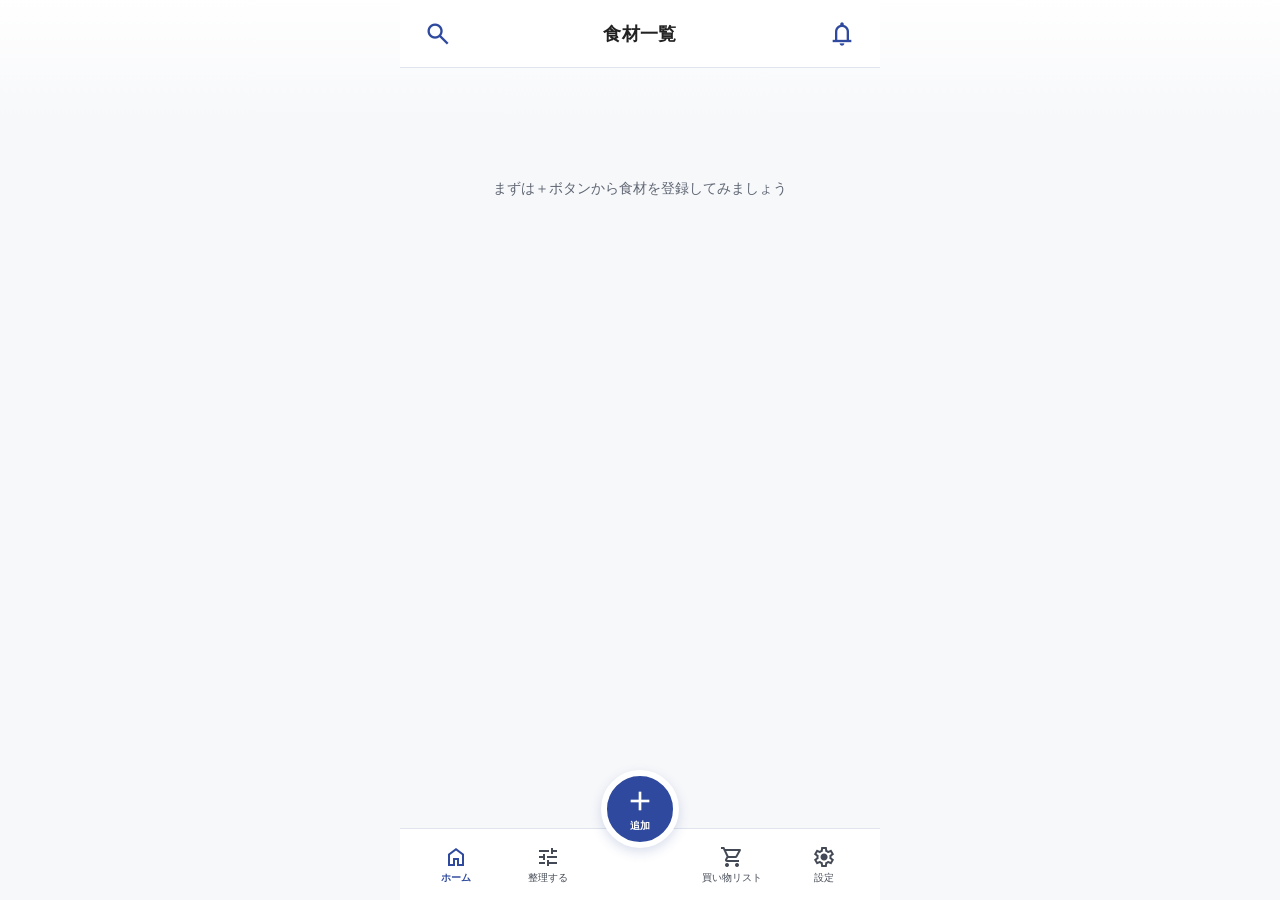
<file: index.html>
<!DOCTYPE html>
<html lang="ja">
<head>
  <meta charset="UTF-8">
  <meta name="viewport" content="width=device-width, initial-scale=1.0">
  <link href="https://fonts.googleapis.com/css2?family=Material+Symbols+Outlined" rel="stylesheet">
  <link rel="stylesheet" href="style.css">
  <link rel="manifest" href="manifest.json">
  <link rel="apple-touch-icon" href="icons/icon-512.png">
  <meta name="theme-color" content="#2e499d">
  <meta name="apple-mobile-web-app-capable" content="yes">
  <meta name="apple-mobile-web-app-status-bar-style" content="default">
  <meta name="apple-mobile-web-app-title" content="冷蔵庫アプリ">
  <title>冷蔵庫アプリ</title>
</head>
<body>
  <header class="top-nav">
    <button class="nav-icon nav-search" id="openSearchButton" type="button" aria-label="検索">
      <span class="material-symbols-outlined">search</span>
    </button>

    <div class="page-title">
      食材一覧
    </div>

    <button class="nav-icon" type="button" aria-label="お知らせ">
      <span class="material-symbols-outlined">notifications</span>
    </button>
  </header>

  <div class="search-bar" id="searchBar" aria-hidden="true">
    <label class="search-field">
      <span class="material-symbols-outlined">search</span>
      <input type="search" id="searchInput" placeholder="食材名で検索">
    </label>
    <button class="search-clear-button" id="clearSearchButton" type="button" aria-label="検索を閉じる">
      <span class="material-symbols-outlined">keyboard_arrow_up</span>
    </button>
  </div>

  <main class="app-main">
    <ul id="foodList" class="food-list"></ul>
  </main>

  <a class="floating-barcode-button" href="add.html">
      <span class="material-symbols-outlined">add</span>
      <span>追加</span>
  </a>

  <nav class="bottom-nav">
    <a href="index.html" class="is-active">
      <span class="material-symbols-outlined">home</span>
      <span>ホーム</span>
    </a>

    <button class="bottom-nav-button" id="openFilterPanel" type="button">
      <span class="material-symbols-outlined">tune</span>
      <span>整理する</span>
    </button>

    <div class="bottom-nav-spacer"></div>

    <a href="shopping.html">
      <span class="material-symbols-outlined">shopping_cart</span>
      <span>買い物リスト</span>
    </a>

    <a href="setting.html">
      <span class="material-symbols-outlined">settings</span>
      <span>設定</span>
    </a>
  </nav>

  <div class="filter-panel" id="filterPanel" aria-hidden="true">
    <div class="filter-panel-backdrop" id="closeFilterPanel"></div>

    <section class="filter-panel-content" aria-label="整理する">
      <div class="filter-panel-header">
        <h2>整理する</h2>
        <button class="filter-panel-close" id="closeFilterPanelButton" type="button" aria-label="閉じる">
          <span class="material-symbols-outlined">close</span>
        </button>
      </div>

      <div class="filter-group">
        <h3>並べ替え</h3>
        <div class="filter-options">
          <button class="filter-chip is-active" type="button" data-sort="registered">登録日順</button>
          <button class="filter-chip" type="button" data-sort="expiry">期限が近い順</button>
          <button class="filter-chip" type="button" data-sort="storage">保存場所順</button>
        </div>
      </div>

      <div class="filter-group">
        <h3>ジャンル</h3>

        <div class="filter-checkboxes" id="genreFilter">
          <label><input type="checkbox" value="肉"> 肉</label>
          <label><input type="checkbox" value="魚"> 魚</label>
          <label><input type="checkbox" value="野菜・くだもの"> 野菜・くだもの</label>
          <label><input type="checkbox" value="卵・乳製品"> 卵・乳製品</label>
          <label><input type="checkbox" value="主食"> 主食</label>
          <label><input type="checkbox" value="調理済み"> 調理済み</label>
          <label><input type="checkbox" value="調味料"> 調味料</label>
          <label><input type="checkbox" value="その他"> その他</label>
        </div>
      </div>

      <div class="filter-group">
        <h3>保存場所</h3>
        <select id="storageFilter" class="filter-select">
          <option value="">すべて</option>
          <option value="冷蔵庫">冷蔵庫</option>
          <option value="冷凍庫">冷凍庫</option>
          <option value="常温">常温</option>
        </select>
      </div>

      <div class="filter-group">
        <h3>賞味期限</h3>
        <div class="date-filter-row">
          <label>
            <span>開始日</span>
            <input type="date" id="expiryFromFilter">
          </label>
          <label>
            <span>終了日</span>
            <input type="date" id="expiryToFilter">
          </label>
        </div>
      </div>

      <div class="filter-actions">
        <button class="filter-reset-button" id="resetFilters" type="button">リセット</button>
        <button class="filter-apply-button" id="applyFilters" type="button">適用する</button>
      </div>
    </section>
  </div>

  <div class="food-detail-panel" id="foodDetailPanel" aria-hidden="true">
    <div class="food-detail-backdrop" id="closeFoodDetailPanel"></div>

    <section class="food-detail-content" aria-label="食材詳細">
      <div class="food-detail-panel-header">
        <h2 id="detailFoodName">食材詳細</h2>
        <button class="food-detail-close" id="closeFoodDetailPanelButton" type="button" aria-label="閉じる">
          <span class="material-symbols-outlined">close</span>
        </button>
      </div>

      <dl class="food-detail-list">
        <div class="food-detail-row">
          <dt>ジャンル</dt>
          <dd id="detailFoodGenre">-</dd>
        </div>

        <div class="food-detail-row">
          <dt>保存場所</dt>
          <dd id="detailFoodStorage">-</dd>
        </div>

        <div class="food-detail-row">
          <dt>数量</dt>
          <dd id="detailFoodQuantity">-</dd>
        </div>

        <div class="food-detail-row">
          <dt>賞味期限</dt>
          <dd id="detailFoodDate">-</dd>
        </div>

        <div class="food-detail-row">
          <dt>登録日</dt>
          <dd id="detailFoodRegisteredAt">-</dd>
        </div>

        <div class="food-detail-row food-detail-row-memo">
          <dt>メモ</dt>
          <dd id="detailFoodMemo">-</dd>
        </div>
      </dl>

      <div class="food-detail-actions">
        <button type="button" class="food-detail-edit-button" id="editFoodButton">
          編集
        </button>

        <button type="button" class="food-detail-delete-button" id="deleteFoodButton">
          削除
        </button>
      </div>
    </section>
  </div>
  <script src="setting.js"></script>
  <script src="app.js"></script>
</body>
</html>
</file>
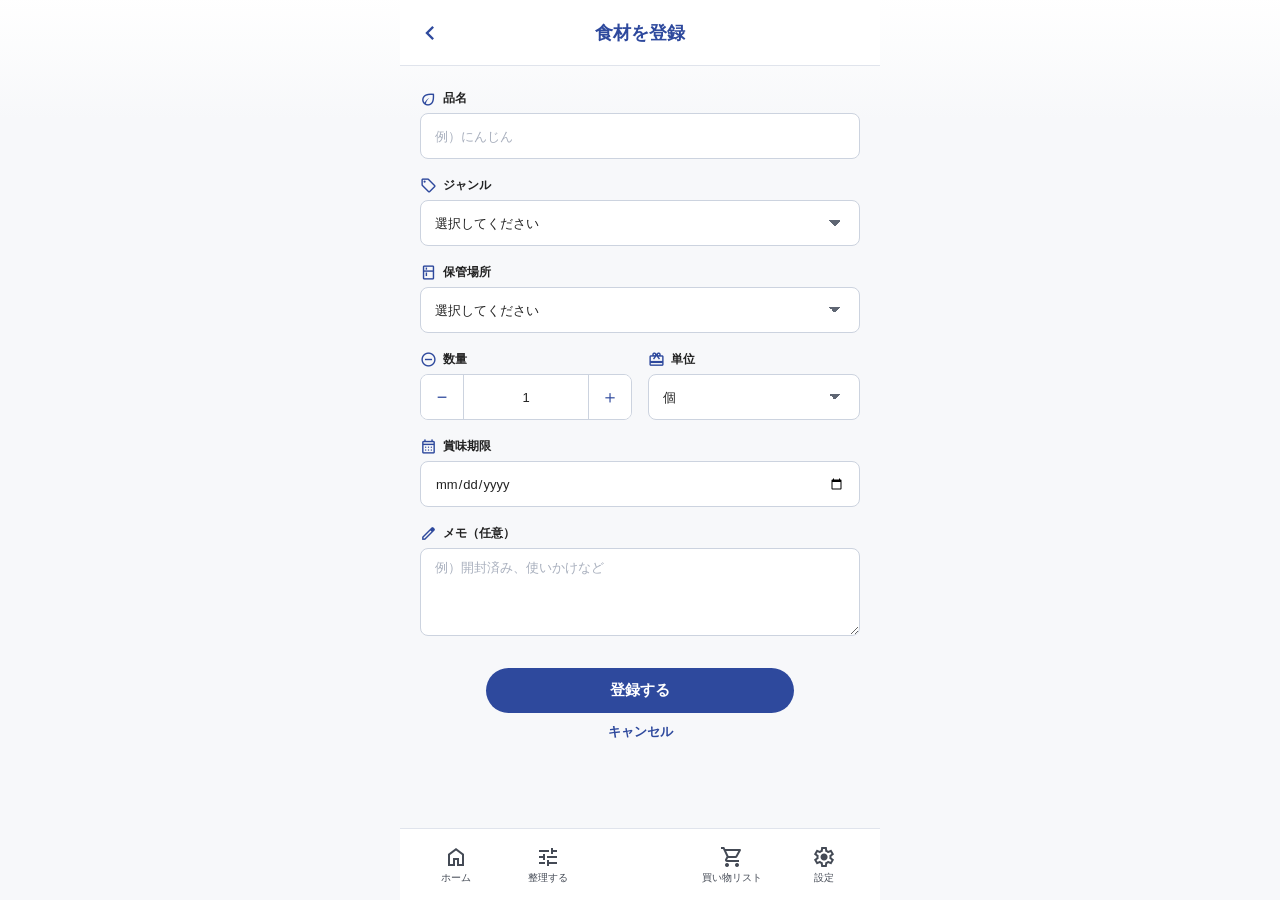
<file: add.html>
<!DOCTYPE html>
<html lang="ja">
<head>
  <meta charset="UTF-8">
  <meta name="viewport" content="width=device-width, initial-scale=1.0">
  <title>食材登録｜冷蔵庫アプリ</title>

  <link rel="stylesheet" href="style.css">
  <link rel="manifest" href="manifest.json">
  <link rel="apple-touch-icon" href="icons/icon-512.png">
  <meta name="theme-color" content="#2e499d">
  <meta name="apple-mobile-web-app-capable" content="yes">
  <meta name="apple-mobile-web-app-status-bar-style" content="default">
  <meta name="apple-mobile-web-app-title" content="冷蔵庫アプリ">
  <link href="https://fonts.googleapis.com/css2?family=Material+Symbols+Outlined" rel="stylesheet">
</head>
<body class="screen-add">
  <header class="page-top-bar">
    <a class="page-back" href="index.html" aria-label="一覧へ戻る">
      <span class="material-symbols-outlined">chevron_left</span>
    </a>
    <h1 id="formTitle">食材を登録</h1>
    <span class="page-top-spacer"></span>
  </header>

  <main class="app-main add-main">
    <form id="addFoodForm" class="add-form">
      <label class="form-field">
        <span class="field-label">
          <span class="material-symbols-outlined">eco</span>
          品名
        </span>
        <input type="text" id="foodName" placeholder="例）にんじん" required>
      </label>

      <label class="form-field">
        <span class="field-label">
          <span class="material-symbols-outlined">sell</span>
          ジャンル
        </span>
        <select id="foodGenre" required>
          <option value="" selected disabled>選択してください</option>
          <option value="肉">肉</option>
          <option value="魚">魚</option>
          <option value="野菜・くだもの">野菜・くだもの</option>
          <option value="卵・乳製品">卵・乳製品</option>
          <option value="主食">主食</option>
          <option value="調理済み">調理済み</option>
          <option value="調味料">調味料</option>
          <option value="その他">その他</option>
        </select>
      </label>

      <label class="form-field">
        <span class="field-label">
          <span class="material-symbols-outlined">kitchen</span>
          保管場所
        </span>
        <select id="storagePlace" required>
          <option value="" selected disabled>選択してください</option>
          <option value="冷蔵庫">冷蔵庫</option>
          <option value="冷凍庫">冷凍庫</option>
          <option value="常温">常温</option>
        </select>
      </label>

      <div class="form-row quantity-unit-row">
        <div class="form-field">
          <span class="field-label">
            <span class="material-symbols-outlined">remove_circle</span>
            数量
          </span>
          <div class="quantity-stepper">
            <button type="button" id="minusQuantity">−</button>
            <input type="number" id="quantity" value="1" min="0" step="1" required>
            <button type="button" id="plusQuantity">＋</button>
          </div>
        </div>

        <label class="form-field">
          <span class="field-label">
            <span class="material-symbols-outlined">redeem</span>
            単位
          </span>
          <select id="unit" required>
            <option value="個">個</option>
            <option value="本">本</option>
            <option value="袋">袋</option>
            <option value="パック">パック</option>
            <option value="枚">枚</option>
            <option value="g">g</option>
            <option value="kg">kg</option>
            <option value="ml">ml</option>
            <option value="L">L</option>
          </select>
        </label>
      </div>

      <label class="form-field">
        <span class="field-label">
          <span class="material-symbols-outlined">calendar_month</span>
          賞味期限
        </span>
        <input type="date" id="expiryDate">
      </label>

      <label class="form-field">
        <span class="field-label">
          <span class="material-symbols-outlined">edit</span>
          メモ（任意）
        </span>
        <textarea id="memo" rows="3" placeholder="例）開封済み、使いかけなど"></textarea>
      </label>

      <button type="submit" class="submit-button" id="submitButton">登録する</button>
      <a class="cancel-link" href="index.html">キャンセル</a>
    </form>
  </main>

  <nav class="bottom-nav">
    <a href="index.html">
      <span class="material-symbols-outlined">home</span>
      <span>ホーム</span>
    </a>

    <a href="#">
      <span class="material-symbols-outlined">tune</span>
      <span>整理する</span>
    </a>

    <div class="bottom-nav-spacer"></div>

    <a href="shopping.html">
      <span class="material-symbols-outlined">shopping_cart</span>
      <span>買い物リスト</span>
    </a>

    <a href="setting.html">
      <span class="material-symbols-outlined">settings</span>
      <span>設定</span>
    </a>
  </nav>

  <script src="setting.js"></script>
  <script>
    const addFoodForm = document.getElementById("addFoodForm");
    const foodName = document.getElementById("foodName");
    const foodGenre = document.getElementById("foodGenre");
    const storagePlace = document.getElementById("storagePlace");
    const quantity = document.getElementById("quantity");
    const unit = document.getElementById("unit");
    const expiryDate = document.getElementById("expiryDate");
    const memo = document.getElementById("memo");
    const minusQuantity = document.getElementById("minusQuantity");
    const plusQuantity = document.getElementById("plusQuantity");
    const formTitle = document.getElementById("formTitle");
    const submitButton = document.getElementById("submitButton");
    const params = new URLSearchParams(window.location.search);
    const isEditMode = params.get("mode") === "edit";
    const editFoodId = params.get("id");

    function loadFoods() {
      return JSON.parse(localStorage.getItem("foods")) || [];
    }

    function saveFoods(foods) {
      localStorage.setItem("foods", JSON.stringify(foods));
    }

    function getEditFood(foods) {
      if (!isEditMode || !editFoodId) {
        return null;
      }

      return foods.find((food) => food.id === editFoodId) || null;
    }

    function applyEditMode() {
      const foods = loadFoods();
      const editFood = getEditFood(foods);

      if (!editFood) {
        return;
      }

      formTitle.textContent = "食材を編集";
      submitButton.textContent = "保存する";
      document.title = "食材編集｜冷蔵庫アプリ";

      foodName.value = editFood.name || "";
      foodGenre.value = editFood.genre || "";
      storagePlace.value = editFood.storage || "";
      quantity.value = editFood.quantity ?? 1;
      unit.value = editFood.unit || "個";
      expiryDate.value = editFood.expiryDate || "";
      memo.value = editFood.memo || "";
    }

    minusQuantity.addEventListener("click", () => {
      const currentValue = Number(quantity.value) || 0;
      quantity.value = Math.max(0, currentValue - 1);
    });

    plusQuantity.addEventListener("click", () => {
      const currentValue = Number(quantity.value) || 0;
      quantity.value = currentValue + 1;
    });

    addFoodForm.addEventListener("submit", (event) => {
      event.preventDefault();

      const foods = loadFoods();
      const name = foodName.value.trim();

      if (!name) {
        return;
      }

      const foodData = {
        name: name,
        genre: foodGenre.value,
        storage: storagePlace.value,
        quantity: Number(quantity.value),
        unit: unit.value,
        expiryDate: expiryDate.value,
        memo: memo.value.trim()
      };

      if (isEditMode && editFoodId) {
        const updatedFoods = foods.map((food) => {
          if (food.id !== editFoodId) {
            return food;
          }

          return {
            ...food,
            ...foodData
          };
        });

        saveFoods(updatedFoods);
      } else {
        foods.push({
          id: crypto.randomUUID(),
          registeredAt: new Date().toISOString(),
          ...foodData
        });

        saveFoods(foods);
      }

      window.location.href = "index.html";
    });

    applyEditMode();
  </script>
</body>
</html>
</file>
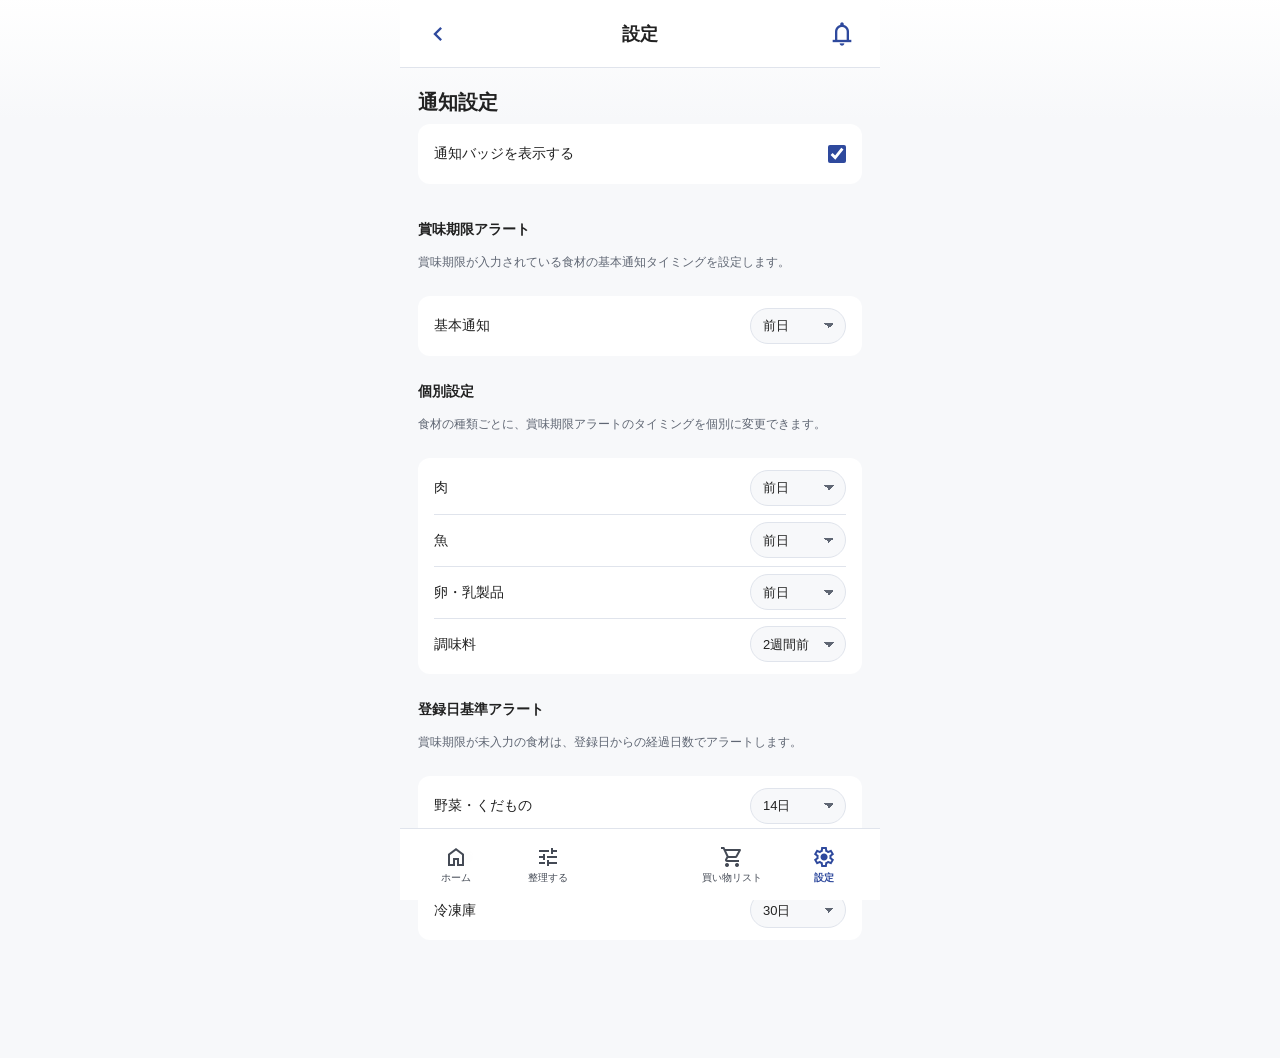
<file: setting.html>
<!DOCTYPE html>
<html lang="ja">
<head>
  <meta charset="UTF-8">
  <meta name="viewport" content="width=device-width, initial-scale=1.0">
  <link rel="stylesheet" href="style.css">
  <link rel="manifest" href="manifest.json">
  <link rel="apple-touch-icon" href="icons/icon-512.png">
  <meta name="theme-color" content="#2e499d">
  <meta name="apple-mobile-web-app-capable" content="yes">
  <meta name="apple-mobile-web-app-status-bar-style" content="default">
  <meta name="apple-mobile-web-app-title" content="冷蔵庫アプリ">
  <link href="https://fonts.googleapis.com/css2?family=Material+Symbols+Outlined" rel="stylesheet">
  <title>設定</title>
</head>
<body>
  <header class="top-nav">
    <button
      class="nav-icon"
      type="button"
      aria-label="ホームへ戻る"
      onclick="window.location.href='index.html'"
    >
      <span class="material-symbols-outlined">chevron_left</span>
    </button>

    <div class="page-title">
      設定
    </div>

    <button class="nav-icon" type="button" aria-label="お知らせ">
      <span class="material-symbols-outlined">notifications</span>
    </button>
  </header>

  <main class="app-main">
    <section class="setting-section setting-section-main">
      <h2 class="setting-main-title">通知設定</h2>

      <div class="setting-card">
        <label class="setting-row">
          <span class="setting-label">通知バッジを表示する</span>
          <input class="setting-checkbox" id="badgeEnabled" type="checkbox" checked>
        </label>
      </div>
    </section>

    <div class="setting-accordion" id="alertSettingsPanel">
      <section class="setting-section">
        <h3>賞味期限アラート</h3>
        <p class="setting-note">賞味期限が入力されている食材の基本通知タイミングを設定します。</p>

        <div class="setting-card">
          <label class="setting-row">
            <span class="setting-label">基本通知</span>
            <select class="setting-select" id="defaultExpiryAlert">
              <option value="1" selected>前日</option>
              <option value="3">3日前</option>
              <option value="7">1週間前</option>
            </select>
          </label>
        </div>
      </section>

      <section class="setting-section">
        <h3>個別設定</h3>
        <p class="setting-note">食材の種類ごとに、賞味期限アラートのタイミングを個別に変更できます。</p>

        <div class="setting-card">
          <label class="setting-row">
            <span class="setting-label">肉</span>
            <select class="setting-select" id="meatAlert">
              <option value="1" selected>前日</option>
              <option value="3">3日前</option>
              <option value="7">1週間前</option>
            </select>
          </label>

          <label class="setting-row">
            <span class="setting-label">魚</span>
            <select class="setting-select" id="fishAlert">
              <option value="1" selected>前日</option>
              <option value="3">3日前</option>
              <option value="7">1週間前</option>
            </select>
          </label>

          <label class="setting-row">
            <span class="setting-label">卵・乳製品</span>
            <select class="setting-select" id="dairyAlert">
              <option value="1" selected>前日</option>
              <option value="3">3日前</option>
              <option value="7">1週間前</option>
            </select>
          </label>

          <label class="setting-row">
            <span class="setting-label">調味料</span>
            <select class="setting-select" id="seasoningAlert">
              <option value="14" selected>2週間前</option>
              <option value="7">1週間前</option>
              <option value="3">3日前</option>
            </select>
          </label>
        </div>
      </section>

      <section class="setting-section">
        <h3>登録日基準アラート</h3>
        <p class="setting-note">賞味期限が未入力の食材は、登録日からの経過日数でアラートします。</p>

        <div class="setting-card">
          <label class="setting-row">
            <span class="setting-label">野菜・くだもの</span>
            <select class="setting-select" id="vegetableAlert">
              <option value="7">7日</option>
              <option value="14" selected>14日</option>
              <option value="21">21日</option>
              <option value="30">30日</option>
            </select>
          </label>

          <label class="setting-row">
            <span class="setting-label">調理済み</span>
            <select class="setting-select" id="cookedAlert">
              <option value="1">1日</option>
              <option value="2">2日</option>
              <option value="3" selected>3日</option>
              <option value="4">4日</option>
              <option value="5">5日</option>
              <option value="6">6日</option>
              <option value="7">7日</option>
            </select>
          </label>

          <label class="setting-row">
            <span class="setting-label">冷凍庫</span>
            <select class="setting-select" id="frozenAlert">
              <option value="7">7日</option>
              <option value="14">14日</option>
              <option value="21">21日</option>
              <option value="30" selected>30日</option>
              <option value="60">60日</option>
              <option value="90">90日</option>
            </select>
          </label>
        </div>
      </section>
    </div>
  </main>

  <nav class="bottom-nav">
    <a href="index.html">
      <span class="material-symbols-outlined">home</span>
      <span>ホーム</span>
    </a>

    <button class="bottom-nav-button" type="button">
      <span class="material-symbols-outlined">tune</span>
      <span>整理する</span>
    </button>

    <div class="bottom-nav-spacer"></div>

    <a href="shopping.html">
      <span class="material-symbols-outlined">shopping_cart</span>
      <span>買い物リスト</span>
    </a>

    <a href="setting.html" class="is-active">
      <span class="material-symbols-outlined">settings</span>
      <span>設定</span>
    </a>
  </nav>

  <script src="setting.js"></script>
  <script>
    const settings = appSettings.loadSettings();

    const settingFields = {
      badgeEnabled: document.getElementById("badgeEnabled"),
      defaultExpiryAlert: document.getElementById("defaultExpiryAlert"),
      meatAlert: document.getElementById("meatAlert"),
      fishAlert: document.getElementById("fishAlert"),
      dairyAlert: document.getElementById("dairyAlert"),
      seasoningAlert: document.getElementById("seasoningAlert"),
      vegetableAlert: document.getElementById("vegetableAlert"),
      cookedAlert: document.getElementById("cookedAlert"),
      frozenAlert: document.getElementById("frozenAlert")
    };

    const alertSettingsPanel = document.getElementById("alertSettingsPanel");

    function updateAlertSettingsPanel() {
      alertSettingsPanel.classList.toggle("is-open", settingFields.badgeEnabled.checked);
    }

    function applySettingsToForm() {
      settingFields.badgeEnabled.checked = settings.badgeEnabled;
      settingFields.defaultExpiryAlert.value = String(settings.defaultExpiryAlert);
      settingFields.meatAlert.value = String(settings.meatAlert);
      settingFields.fishAlert.value = String(settings.fishAlert);
      settingFields.dairyAlert.value = String(settings.dairyAlert);
      settingFields.seasoningAlert.value = String(settings.seasoningAlert);
      settingFields.vegetableAlert.value = String(settings.vegetableAlert);
      settingFields.cookedAlert.value = String(settings.cookedAlert);
      settingFields.frozenAlert.value = String(settings.frozenAlert);
      updateAlertSettingsPanel();
    }

    function saveCurrentSettings() {
      const updatedSettings = {
        badgeEnabled: settingFields.badgeEnabled.checked,
        defaultExpiryAlert: Number(settingFields.defaultExpiryAlert.value),
        meatAlert: Number(settingFields.meatAlert.value),
        fishAlert: Number(settingFields.fishAlert.value),
        dairyAlert: Number(settingFields.dairyAlert.value),
        seasoningAlert: Number(settingFields.seasoningAlert.value),
        vegetableAlert: Number(settingFields.vegetableAlert.value),
        cookedAlert: Number(settingFields.cookedAlert.value),
        frozenAlert: Number(settingFields.frozenAlert.value)
      };

      appSettings.saveSettings(updatedSettings);
    }

    Object.values(settingFields).forEach((field) => {
      field.addEventListener("change", () => {
        saveCurrentSettings();
        updateAlertSettingsPanel();
      });
    });

    applySettingsToForm();
  </script>
</body>
</html>
</file>
<file: style.css>
/* ==============================
  Design tokens
============================== */
:root {
  --color-bg: #f7f8fa;
  --color-surface: #ffffff;
  --color-primary: #2e499d;
  --color-primary-soft: #eef2ff;
  --color-accent: #ffde00;
  --color-alert: #d13209;
  --color-border: #e0e4ec;
  --color-border-strong: #ccd3df;
  --color-text: #222;
  --color-muted: #5f6673;
  --color-placeholder: #a8afbd;

  --radius-sm: 8px;
  --radius-md: 4px;
  --radius-lg: 18px;
  --radius-pill: 999px;

  --shadow-card: none;
  --shadow-floating: none;
}

/* ==============================
  Base
============================== */
* {
  box-sizing: border-box;
  margin: 0;
  padding: 0;
}

html,
body {
  overflow-x: hidden;
}

body {
  max-width: 480px;
  min-height: 100vh;
  margin: 0 auto;
  padding-top: 68px;
  padding-bottom: 92px;
  font-size: 16px;

  background:
    linear-gradient(180deg, rgba(255,255,255,0.96), rgba(247,248,250,0.96) 120px),
    var(--color-bg);
  color: var(--color-text);

  font-family: "Hiragino Sans", "Yu Gothic", sans-serif;
}

input,
button,
select,
textarea {
  font: inherit;
}

button,
a {
  -webkit-tap-highlight-color: transparent;
}

button {
  cursor: pointer;
}

.material-symbols-outlined {
  font-variation-settings:
    'FILL' 0,
    'wght' 400,
    'GRAD' 0,
    'opsz' 24;
}

/* ==============================
  List page header
============================== */
.top-nav {
  position: fixed;
  top: 0;
  left: 50%;
  z-index: 15;
  transform: translateX(-50%);

  display: grid;
  grid-template-columns: 36px 1fr 36px;
  align-items: center;
  gap: 12px;

  width: 100%;
  max-width: 480px;
  height: 68px;
  padding: 10px 20px;

  background: rgba(255,255,255,0.94);
  border-bottom: 1px solid var(--color-border);
  backdrop-filter: blur(14px);
}

.nav-icon {
  display: inline-flex;
  align-items: center;
  justify-content: center;

  width: 36px;
  height: 36px;

  background: transparent;
  border: none;
  color: var(--color-primary);
  text-decoration: none;
}

.nav-icon .material-symbols-outlined {
  font-size: 28px;
}

.page-back .material-symbols-outlined,
.nav-icon[aria-label="ホームへ戻る"] .material-symbols-outlined {
  font-size: 28px;
}

.nav-menu {
  justify-self: start;
}

.nav-icon:last-child {
  justify-self: end;
}

.category-filter {
  display: inline-flex;
  align-items: center;
  justify-content: center;
  justify-self: center;
  gap: 4px;

  width: fit-content;
  min-width: 0;
  height: 34px;
  padding: 0 14px 0 12px;

  background: var(--color-surface);
  border: 1px solid rgba(46, 73, 157, 0.38);
  border-radius: var(--radius-pill);
  color: var(--color-primary);

  font-size: 13px;
  font-weight: 700;
  white-space: nowrap;
}

.category-filter .material-symbols-outlined {
  font-size: 20px;
}


.page-title {
  justify-self: center;

  color: var(--color-text);
  font-size: 18px;
  font-weight: 700;
  letter-spacing: 0.02em;
  line-height: 1;
}

.search-bar {
  position: fixed;
  top: 68px;
  left: 50%;
  z-index: 16;
  transform: translate(-50%, -12px);

  display: grid;
  grid-template-columns: 1fr 36px;
  gap: 8px;

  width: 100%;
  max-width: 480px;
  padding: 10px 18px;

  background: rgba(255,255,255,0.94);
  border-bottom: 1px solid var(--color-border);
  box-shadow: 0 10px 24px rgba(34, 34, 34, 0.08);
  opacity: 0;
  pointer-events: none;
  backdrop-filter: blur(14px);
  transition:
    opacity 0.18s ease,
    transform 0.18s ease;
}

.search-bar.is-open {
  transform: translate(-50%, 0);
  opacity: 1;
  pointer-events: auto;
}

.search-field {
  display: grid;
  grid-template-columns: 22px 1fr;
  align-items: center;
  gap: 8px;

  min-height: 46px;
  padding: 0 14px;

  background: var(--color-bg);
  border: 1px solid var(--color-border);
  border-radius: var(--radius-sm);
}

.search-field .material-symbols-outlined {
  color: var(--color-muted);
  font-size: 20px;
}

.search-field input {
  width: 100%;
  min-width: 0;

  background: transparent;
  border: none;
  color: var(--color-text);

  font-size: 13px;
  outline: none;
}

.search-field input::placeholder {
  color: var(--color-placeholder);
}

.search-clear-button {
  display: inline-flex;
  align-items: center;
  justify-content: center;

  width: 36px;
  height: 46px;

  background: transparent;
  border: none;
  color: var(--color-muted);
}

.search-clear-button .material-symbols-outlined {
  font-size: 22px;
}

.app-main {
  padding: 20px 18px 0;
}

.section-title {
  margin-bottom: 14px;
  color: var(--color-text);
  font-size: 18px;
  font-weight: 700;
}

/* ==============================
  Food list
============================== */
ul {
  padding: 0;
}

#foodList,
.food-list {
  display: grid;
  gap: 6px;
  padding: 0;
}

.swipe-container {
  position: relative;
  overflow: hidden;
  background: transparent;
  border-radius: 8px;
}

li {
  list-style: none;
}

.food-card {
  position: relative;
  z-index: 1;

  display: grid;
  grid-template-columns: 82px 1fr 22px;
  grid-template-areas:
    "thumb detail arrow";
  gap: 0 12px;

  min-height: 102px;
  padding: 9px 10px;

  background: var(--color-surface);
  outline: none;
  border: none;
  border-radius: 8px;
  box-shadow: var(--shadow-card);

  touch-action: pan-y;
  transition: transform 0.25s ease-out, opacity 0.25s ease-out;
}

.screen-list .food-card {
  border: 0 !important;
  outline: 0 !important;
  box-shadow: none !important;
}

.food-thumbnail {
  grid-area: thumb;
  display: flex;
  align-items: center;
  justify-content: center;

  width: 82px;
  height: 82px;

  background: #f3f5f8;
  border-radius: 7px;
  overflow: hidden;
}

.food-thumbnail .material-symbols-outlined {
  color: var(--color-primary);
  font-size: 36px;
}

.food-thumbnail .material-symbols-outlined.storage-fridge {
  color: #2e7d32;
}

.food-thumbnail .material-symbols-outlined.storage-freezer {
  color: #1976d2;
}

.food-thumbnail .material-symbols-outlined.storage-room {
  color: #d4a100;
}

.food-detail {
  grid-area: detail;

  display: flex;
  flex-direction: column;
  justify-content: center;
  gap: 6px;

  min-width: 0;
}

.food-name {
  color: var(--color-text);
  font-size: 15px;
  font-weight: 700;
  line-height: 1.3;
  word-break: keep-all;
  margin-bottom: 2px;
}

.food-tags {
  display: flex;
  flex-wrap: wrap;
  align-items: center;
  gap: 4px 8px;

  color: var(--color-text);
  font-size: 11px;
  line-height: 1.3;
}

.food-tags .material-symbols-outlined {
  font-size: 14px;
  color: inherit;
}

.food-tags .storage-fridge,
.food-tags .material-symbols-outlined.storage-fridge {
  color: #2e7d32 !important;
}

.food-tags .storage-freezer,
.food-tags .material-symbols-outlined.storage-freezer {
  color: #1976d2 !important;
}

.food-tags .storage-room,
.food-tags .material-symbols-outlined.storage-room {
  color: #d4a100 !important;
}

.food-dot {
  width: 8px;
  height: 8px;

  background: var(--color-primary);
  border-radius: 50%;
}

.food-amount {
  display: flex;
  align-items: center;
  width: 100%;
  gap: 10px;

  color: var(--color-text);
  font-size: 13px;
  font-weight: 700;
  white-space: nowrap;
}

.expiry-badge {
  display: inline-flex;
  align-items: center;
  padding: 4px 10px;

  background: #f3f4f6;
  border-radius: var(--radius-pill);
  color: var(--color-muted);

  font-size: 11px;
  font-weight: 400;
  white-space: nowrap;
  margin-left: auto;
}

.expiry-badge.expired {
  color: var(--color-alert);
  font-weight: 400;
}

.food-arrow {
  grid-area: arrow;
  align-self: center;
  justify-self: center;

  color: var(--color-muted);
  font-size: 22px;
}

.empty-message {
  margin-top: 88px;
  color: var(--color-muted);
  font-size: 14px;
  line-height: 1.8;
  text-align: center;
}

/* ==============================
  Swipe delete background
============================== */
.delete-background {
  position: absolute;
  inset: 0;
  z-index: 0;

  display: flex;
  align-items: center;
  justify-content: flex-start;

  background: var(--color-alert);
  border-radius: 8px;
  opacity: 0;
  transition: opacity 0.12s ease;
}

.swipe-container.is-swiping .delete-background {
  opacity: 1;
}

.delete-background .material-symbols-outlined {
  margin-left: 22px;

  color: var(--color-surface);
  font-size: 28px;

  font-variation-settings:
    'FILL' 0,
    'wght' 300,
    'GRAD' 0,
    'opsz' 24;
}

/* ==============================
  Add page header
============================== */
.page-top-bar {
  position: fixed;
  top: 0;
  left: 50%;
  z-index: 15;
  transform: translateX(-50%);

  display: grid;
  grid-template-columns: 44px 1fr 44px;
  align-items: center;

  width: 100%;
  max-width: 480px;
  height: 66px;
  padding: 9px 16px;

  background: rgba(255,255,255,0.94);
  border-bottom: 1px solid var(--color-border);
  backdrop-filter: blur(14px);
}

.page-top-bar h1 {
  color: var(--color-primary);
  font-size: 18px;
  font-weight: 700;
  text-align: center;
}

.page-back {
  display: inline-flex;
  align-items: center;
  justify-content: flex-start;

  width: 44px;
  height: 44px;

  color: var(--color-primary);
  text-decoration: none;
}


.add-main {
  padding: 22px 20px 0;
}

/* ==============================
  Add form
============================== */
.add-form {
  display: grid;
  gap: 18px;
}

.form-field {
  display: grid;
  gap: 6px;
}

.field-label {
  display: inline-flex;
  align-items: center;
  gap: 6px;

  color: var(--color-text);
  font-size: 12px;
  font-weight: 700;
}

.field-label .material-symbols-outlined {
  color: var(--color-primary);
  font-size: 17px;
}

.add-form input,
.add-form select,
.add-form textarea {
  width: 100%;
  min-height: 46px;
  padding: 10px 14px;

  background-color: var(--color-surface);
  border: 1px solid var(--color-border-strong);
  border-radius: var(--radius-sm);
  color: var(--color-text);

  font-size: 13px;
}

.add-form select {
  appearance: none;
  padding-right: 44px;

  background-image:
    linear-gradient(45deg, transparent 50%, var(--color-muted) 50%),
    linear-gradient(135deg, var(--color-muted) 50%, transparent 50%);
  background-position:
    calc(100% - 24px) 50%,
    calc(100% - 18px) 50%;
  background-size:
    6px 6px,
    6px 6px;
  background-repeat: no-repeat;
}

.add-form input::placeholder,
.add-form textarea::placeholder {
  color: var(--color-placeholder);
}

.add-form textarea {
  min-height: 88px;
  resize: vertical;
}

.quantity-unit-row {
  display: grid;
  grid-template-columns: 1fr 1fr;
  gap: 16px;
}

.quantity-stepper {
  display: grid;
  grid-template-columns: 42px 1fr 42px;
  min-height: 46px;

  background: var(--color-surface);
  border: 1px solid var(--color-border-strong);
  border-radius: var(--radius-sm);
  overflow: hidden;
}

.quantity-stepper button {
  display: flex;
  align-items: center;
  justify-content: center;

  background: var(--color-surface);
  border: none;
  color: var(--color-primary);

  font-size: 18px;
  font-weight: 400;
}

.quantity-stepper input {
  min-height: auto;
  padding: 0;

  border: none;
  border-right: 1px solid var(--color-border-strong);
  border-left: 1px solid var(--color-border-strong);
  border-radius: 0;

  text-align: center;
}

/* Hide number input spinner */
input[type="number"]::-webkit-outer-spin-button,
input[type="number"]::-webkit-inner-spin-button {
  -webkit-appearance: none;
  margin: 0;
}

input[type="number"] {
  appearance: textfield;
}

.submit-button {
  width: 70%;
  min-width: 210px;
  justify-self: center;
  padding: 13px 0;
  margin-top: 14px;

  background: var(--color-primary);
  border: none;
  border-radius: var(--radius-pill);
  color: var(--color-surface);
  box-shadow: var(--shadow-floating);

  font-size: 15px;
  font-weight: 700;
}

.cancel-link {
  display: block;
  margin-top: -8px;

  color: var(--color-primary);
  font-size: 13px;
  font-weight: 700;
  text-align: center;
  text-decoration: none;
}

.screen-add .bottom-nav a:nth-child(2),
.screen-add .bottom-nav a:nth-child(3),
.screen-add .bottom-nav a:nth-child(4) {
  color: #444a55;
}

/* ==============================
  Bottom navigation
============================== */
.bottom-nav {
  position: fixed;
  right: 0;
  bottom: 0;
  left: 0;
  z-index: 10;

  display: grid;
  grid-template-columns: repeat(5, 1fr);
  max-width: 480px;
  height: 72px;
  margin: 0 auto;
  padding: 6px 10px calc(6px + env(safe-area-inset-bottom));

  background: rgba(255, 255, 255, 0.96);
  border-top: 1px solid var(--color-border);
  backdrop-filter: blur(12px);
}

.bottom-nav a {
  display: grid;
  justify-items: center;
  align-content: center;
  gap: 2px;

  color: #444a55;
  font-size: 10px;
  text-decoration: none;
}

.bottom-nav a.is-active {
  color: var(--color-primary);
  font-weight: 700;
}

.bottom-nav .material-symbols-outlined {
  font-size: 24px;
}

.bottom-nav-spacer {
  width: 72px;
}

.floating-barcode-button {
  position: fixed;
  right: 50%;
  bottom: 52px;
  z-index: 11;
  transform: translateX(50%);

  display: inline-flex;
  flex-direction: column;
  align-items: center;
  justify-content: center;
  gap: 2px;

  width: 78px;
  height: 78px;

  background: var(--color-primary);
  border: 6px solid var(--color-surface);
  border-radius: 50%;
  color: var(--color-surface);
  text-decoration: none;
  box-shadow: 0 4px 12px rgba(46, 73, 157, 0.18);

  font-size: 10px;
  font-weight: 700;
}

.floating-barcode-button .material-symbols-outlined {
  font-size: 32px;
}

/* ==============================
  Shopping list
============================== */
.shopping-main {
  padding-top: 18px;
}

.shopping-add-form {
  display: grid;
  grid-template-columns: 1fr 72px;
  gap: 8px;
  margin-bottom: 18px;
}

.shopping-add-form input {
  width: 100%;
  min-height: 44px;
  padding: 10px 14px;

  background: var(--color-surface);
  border: 1px solid var(--color-border-strong);
  border-radius: var(--radius-sm);
  color: var(--color-text);

  font-size: 14px;
}

.shopping-add-form input::placeholder {
  color: var(--color-placeholder);
}

.shopping-add-form button {
  min-height: 44px;

  background: var(--color-primary);
  border: none;
  border-radius: var(--radius-sm);
  color: var(--color-surface);

  font-size: 14px;
  font-weight: 700;
}

.shopping-list {
  display: grid;
  gap: 4px;
  padding: 0;
}

.shopping-item {
  display: grid;
  grid-template-columns: 28px 1fr 32px;
  align-items: center;
  gap: 8px;

  min-height: 50px;
  padding: 8px 4px;

  background: transparent;
  border: none;
  list-style: none;
}

.shopping-check {
  color: var(--color-primary);
  font-size: 24px;
}

.shopping-item-name {
  color: var(--color-text);
  font-size: 15px;
  font-weight: 700;
}

.shopping-item.is-done .shopping-item-name {
  color: var(--color-muted);
  text-decoration: line-through;
}

.shopping-item.is-done .shopping-check {
  color: var(--color-muted);
}

.shopping-delete-button {
  display: inline-flex;
  align-items: center;
  justify-content: center;

  width: 32px;
  height: 32px;

  background: transparent;
  border: none;
  color: var(--color-muted);
}

.shopping-delete-button .material-symbols-outlined {
  font-size: 20px;
}
.bottom-nav-button {
  display: grid;
  justify-items: center;
  align-content: center;
  gap: 2px;

  background: transparent;
  border: none;
  color: #444a55;
  font-size: 10px;
  text-decoration: none;
}

.bottom-nav-button .material-symbols-outlined {
  font-size: 24px;
}

.filter-panel {
  position: fixed;
  inset: 0;
  z-index: 20;

  pointer-events: none;
}

.filter-panel.is-open {
  pointer-events: auto;
}

.filter-panel-backdrop {
  position: absolute;
  inset: 0;

  background: rgba(0, 0, 0, 0.18);
  opacity: 0;
  transition: opacity 0.2s ease;
}

.filter-panel.is-open .filter-panel-backdrop {
  opacity: 1;
}

.filter-panel-content {
  position: absolute;
  right: 0;
  bottom: 0;
  left: 0;

  max-width: 480px;
  margin: 0 auto;
  padding: 18px 20px calc(24px + env(safe-area-inset-bottom));

  background: var(--color-surface);
  border-radius: 18px 18px 0 0;
  transform: translateY(100%);
  transition: transform 0.24s ease;
}

.filter-panel.is-open .filter-panel-content {
  transform: translateY(0);
}

.filter-panel-header {
  display: flex;
  align-items: center;
  justify-content: space-between;
  margin-bottom: 18px;
}

.filter-panel-header h2 {
  color: var(--color-text);
  font-size: 18px;
  font-weight: 700;
}

.filter-panel-close {
  display: inline-flex;
  align-items: center;
  justify-content: center;

  width: 34px;
  height: 34px;

  background: transparent;
  border: none;
  color: var(--color-muted);
}

.filter-panel-close .material-symbols-outlined {
  font-size: 22px;
}

.filter-group {
  display: grid;
  gap: 8px;
  margin-bottom: 16px;
}

.filter-group h3 {
  color: var(--color-text);
  font-size: 13px;
  font-weight: 700;
}

.filter-options {
  display: flex;
  flex-wrap: wrap;
  gap: 8px;
}

.filter-chip {
  min-height: 34px;
  padding: 0 12px;

  background: var(--color-bg);
  border: 1px solid var(--color-border);
  border-radius: var(--radius-pill);
  color: var(--color-text);

  font-size: 13px;
  font-weight: 400;
}

.filter-chip.is-active {
  background: var(--color-accent);
  border-color: var(--color-accent);
  color: var(--color-text);
  font-weight: 400;
}

.filter-select,
.date-filter-row input {
  width: 100%;
  min-height: 42px;
  padding: 9px 12px;

  background: var(--color-bg);
  border: 1px solid var(--color-border);
  border-radius: var(--radius-sm);
  color: var(--color-text);

  font-size: 13px;
}

.date-filter-row {
  display: grid;
  grid-template-columns: 1fr 1fr;
  gap: 10px;
}

.date-filter-row label {
  display: grid;
  gap: 5px;
}

.date-filter-row span {
  color: var(--color-muted);
  font-size: 11px;
  font-weight: 700;
}

.filter-actions {
  display: grid;
  grid-template-columns: 1fr 1fr;
  gap: 10px;
  margin-top: 20px;
}

.filter-reset-button,
.filter-apply-button {
  min-height: 44px;
  border-radius: var(--radius-pill);
  font-size: 14px;
  font-weight: 700;
}

.filter-reset-button {
  background: var(--color-bg);
  border: 1px solid var(--color-border);
  color: var(--color-text);
}

.filter-apply-button {
  background: var(--color-primary);
  border: none;
  color: var(--color-surface);
}

/* Genre multi-select chips */
.filter-checkboxes {
  display: flex;
  flex-wrap: wrap;
  gap: 8px;
}

.filter-checkboxes label {
  display: inline-flex;
  align-items: center;
  justify-content: center;

  min-height: 34px;
  padding: 0 12px;

  background: var(--color-bg);
  border: 1px solid var(--color-border);
  border-radius: var(--radius-pill);
  color: var(--color-text);

  font-size: 13px;
  font-weight: 400;
  line-height: 1;
}

.filter-checkboxes input {
  position: absolute;
  opacity: 0;
  pointer-events: none;
}

.filter-checkboxes label:has(input:checked) {
  background: var(--color-accent);
  border-color: var(--color-accent);
  color: var(--color-text);
  font-weight: 400;
}

/* ==============================
  Settings page
============================== */
.setting-section {
  display: grid;
  gap: 8px;
  margin-bottom: 22px;
}

.setting-section h3 {
  color: var(--color-text);
  font-size: 14px;
  font-weight: 700;
  line-height: 1.4;
}

.setting-card {
  background: var(--color-surface);
  border: none;
  border-radius: 12px;
  padding: 4px 16px;
}

.setting-row {
  display: flex;
  align-items: center;
  justify-content: space-between;
  gap: 14px;

  min-height: 52px;
}

.setting-row + .setting-row {
  border-top: 1px solid var(--color-border);
}

.setting-label {
  color: var(--color-text);
  font-size: 14px;
  font-weight: 400;
  line-height: 1.4;
}

.setting-select {
  min-width: 96px;
  min-height: 36px;
  padding: 0 28px 0 12px;

  appearance: none;
  background-color: var(--color-bg);
  background-image:
    linear-gradient(45deg, transparent 50%, var(--color-muted) 50%),
    linear-gradient(135deg, var(--color-muted) 50%, transparent 50%);
  background-position:
    calc(100% - 16px) 50%,
    calc(100% - 11px) 50%;
  background-size:
    5px 5px,
    5px 5px;
  background-repeat: no-repeat;

  border: 1px solid var(--color-border);
  border-radius: var(--radius-pill);
  color: var(--color-text);

  font-size: 13px;
  font-weight: 400;
}

.setting-checkbox {
  width: 18px;
  height: 18px;
  flex: 0 0 auto;
  accent-color: var(--color-primary);
}

.setting-note {
  margin: 6px 0 10px;
  color: var(--color-muted);
  font-size: 12px;
  line-height: 1.7;
}

.setting-section:last-child {
  margin-bottom: 0;
}

.setting-main-title {
  color: var(--color-text);
  font-size: 20px;
  font-weight: 700;
  line-height: 1.4;
}

.setting-accordion {
  display: grid;
  grid-template-rows: 0fr;
  padding-top: 0;
  opacity: 0;
  overflow: hidden;
  transition:
    grid-template-rows 0.28s ease,
    opacity 0.2s ease,
    padding-top 0.28s ease;
}

.setting-accordion.is-open {
  grid-template-rows: 1fr;
  padding-top: 4px;
  opacity: 1;
}

.setting-accordion-inner {
  min-height: 0;
  overflow: hidden;
}

.setting-accordion .setting-section:first-child {
  margin-top: 10px;
}

.setting-accordion .setting-section {
  margin-bottom: 26px;
}

.setting-accordion .setting-card {
  margin-top: 4px;
}

.setting-accordion .setting-note {
  margin: 4px 0 12px;
}

/* Notification badge */
.notification-button {
  position: relative;
}

.notification-badge {
  position: absolute;
  top: -2px;
  right: -4px;

  width: 12px;
  height: 12px;
  min-width: 12px;
  padding: 0;

  display: flex;
  align-items: center;
  justify-content: center;

  background: var(--color-alert);
  border: 2px solid var(--color-surface);
  border-radius: 50%;

  font-size: 0;
  line-height: 0;
}

/* Notification panel */
.notification-panel {
  position: fixed;
  right: 18px;
  top: 64px;
  z-index: 30;

  width: min(320px, calc(100vw - 36px));
  max-height: 420px;
  overflow-y: auto;

  background: var(--color-surface);
  border: 1px solid var(--color-border);
  border-radius: 14px;
  box-shadow: 0 10px 30px rgba(34, 34, 34, 0.12);
}

.notification-panel-header-row {
  display: flex;
  align-items: center;
  justify-content: space-between;
  gap: 12px;
  padding: 12px 14px 8px 16px;
}

.notification-panel-header {
  padding: 0;

  color: var(--color-text);
  font-size: 15px;
  font-weight: 400;
  line-height: 1.4;
}

.notification-read-button {
  min-height: 28px;
  padding: 0 10px;

  background: var(--color-primary);
  border: 1px solid var(--color-primary);
  border-radius: var(--radius-pill);
  color: var(--color-surface);

  font-size: 12px;
  font-weight: 400;
  line-height: 1;
}

.notification-read-button:active:not(:disabled) {
  background: var(--color-accent);
  border-color: var(--color-accent);
  color: var(--color-text);
}

.notification-read-button.is-read,
.notification-read-button:disabled {
  background: var(--color-bg);
  border-color: var(--color-border);
  color: var(--color-muted);
  cursor: default;
}

.notification-list {
  display: grid;
  gap: 0;
  padding: 0 16px 14px;
}

.notification-section {
  display: grid;
  gap: 0;
}

.notification-section + .notification-section {
  margin-top: 12px;
}

.notification-section-title {
  display: inline-flex;
  width: fit-content;
  margin: 6px 0 2px;
  padding: 3px 8px;

  border-radius: var(--radius-pill);

  font-size: 12px;
  font-weight: 400;
  line-height: 1.4;
}

.notification-section:first-child .notification-section-title {
  background: rgba(209, 50, 9, 0.08);
  color: var(--color-alert);
}

.notification-section:last-child .notification-section-title {
  background: var(--color-accent);
  color: var(--color-text);
}

.notification-item {
  display: grid;
  gap: 4px;
  padding: 12px 0;
}

.notification-section .notification-item + .notification-item {
  border-top: 1px solid var(--color-border);
}

.notification-item-name-row {
  display: flex;
  align-items: center;
  gap: 6px;
}

.notification-unread-dot {
  width: 7px;
  height: 7px;
  flex: 0 0 auto;

  background: var(--color-alert);
  border-radius: 50%;
}

.notification-item-name {
  color: var(--color-text);
  font-size: 14px;
  font-weight: 400;
  line-height: 1.4;
}

.notification-item-detail {
  color: var(--color-muted);
  font-size: 12px;
  line-height: 1.5;
}

.notification-empty {
  padding: 6px 16px 18px;

  color: var(--color-muted);
  font-size: 13px;
  line-height: 1.6;
}

/* ==============================
  Food detail panel
============================== */
.food-detail-panel {
  position: fixed;
  inset: 0;
  z-index: 25;

  pointer-events: none;
}

.food-detail-panel.is-open {
  pointer-events: auto;
}

.food-detail-backdrop {
  position: absolute;
  inset: 0;

  background: rgba(0, 0, 0, 0.18);
  opacity: 0;
  transition: opacity 0.2s ease;
}

.food-detail-panel.is-open .food-detail-backdrop {
  opacity: 1;
}

.food-detail-content {
  position: absolute;
  right: 0;
  bottom: 0;
  left: 0;

  max-width: 480px;
  margin: 0 auto;
  padding: 18px 20px calc(24px + env(safe-area-inset-bottom));

  background: var(--color-surface);
  border-radius: 18px 18px 0 0;
  transform: translateY(100%);
  transition: transform 0.24s ease;
}

.food-detail-panel.is-open .food-detail-content {
  transform: translateY(0);
}

.food-detail-panel-header {
  display: flex;
  align-items: center;
  justify-content: space-between;
  gap: 12px;
  margin-bottom: 16px;
}

.food-detail-panel-header h2 {
  color: var(--color-text);
  font-size: 18px;
  font-weight: 700;
  line-height: 1.4;
}

.food-detail-close {
  display: inline-flex;
  align-items: center;
  justify-content: center;

  width: 34px;
  height: 34px;

  background: transparent;
  border: none;
  color: var(--color-muted);
}

.food-detail-close .material-symbols-outlined {
  font-size: 22px;
}

.food-detail-list {
  display: grid;
  gap: 0;

  background: var(--color-bg);
  border-radius: 12px;
  padding: 4px 16px;
}

.food-detail-row {
  display: grid;
  grid-template-columns: 92px 1fr;
  gap: 12px;
  align-items: center;

  min-height: 48px;
}

.food-detail-row + .food-detail-row {
  border-top: 1px solid var(--color-border);
}

.food-detail-row dt {
  color: var(--color-muted);
  font-size: 12px;
  font-weight: 400;
  line-height: 1.4;
}

.food-detail-row dd {
  color: var(--color-text);
  font-size: 14px;
  font-weight: 400;
  line-height: 1.5;
  text-align: right;
}

.food-detail-row-memo {
  align-items: start;
  padding: 14px 0;
}

.food-detail-row-memo dd {
  white-space: pre-wrap;
  text-align: left;
}

.food-detail-actions {
  display: grid;
  grid-template-columns: 1fr 1fr;
  gap: 10px;
  margin-top: 16px;
}

.food-detail-edit-button,
.food-detail-delete-button {
  min-height: 44px;
  border-radius: 12px;
  font-size: 14px;
  font-weight: 400;
}

.food-detail-edit-button {
  background: var(--color-primary);
  border: 1px solid var(--color-primary);
  color: var(--color-surface);
}

.food-detail-delete-button {
  background: transparent;
  border: 1px solid var(--color-alert);
  color: var(--color-alert);
}

.food-detail-edit-button:active {
  background: var(--color-accent);
  border-color: var(--color-accent);
  color: var(--color-text);
}

.food-detail-delete-button:active {
  background: rgba(209, 50, 9, 0.08);
}
</file>
